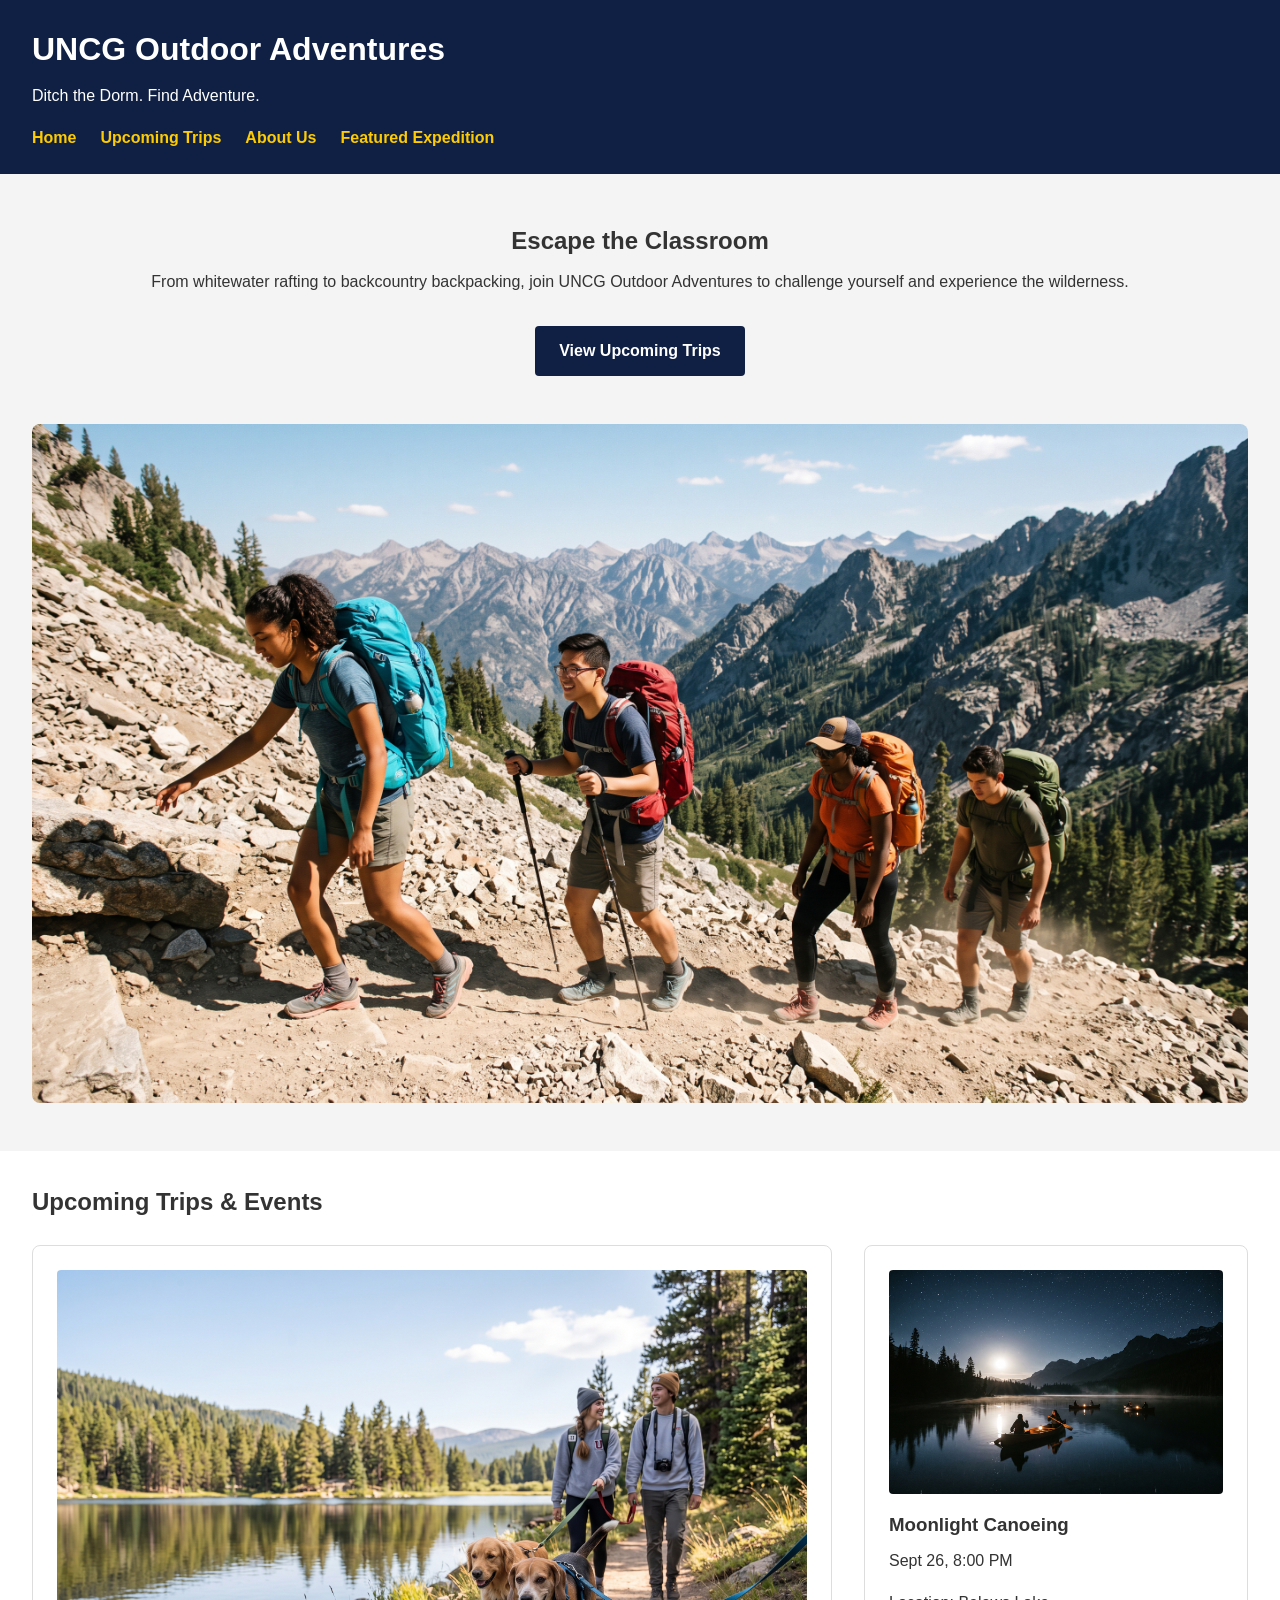
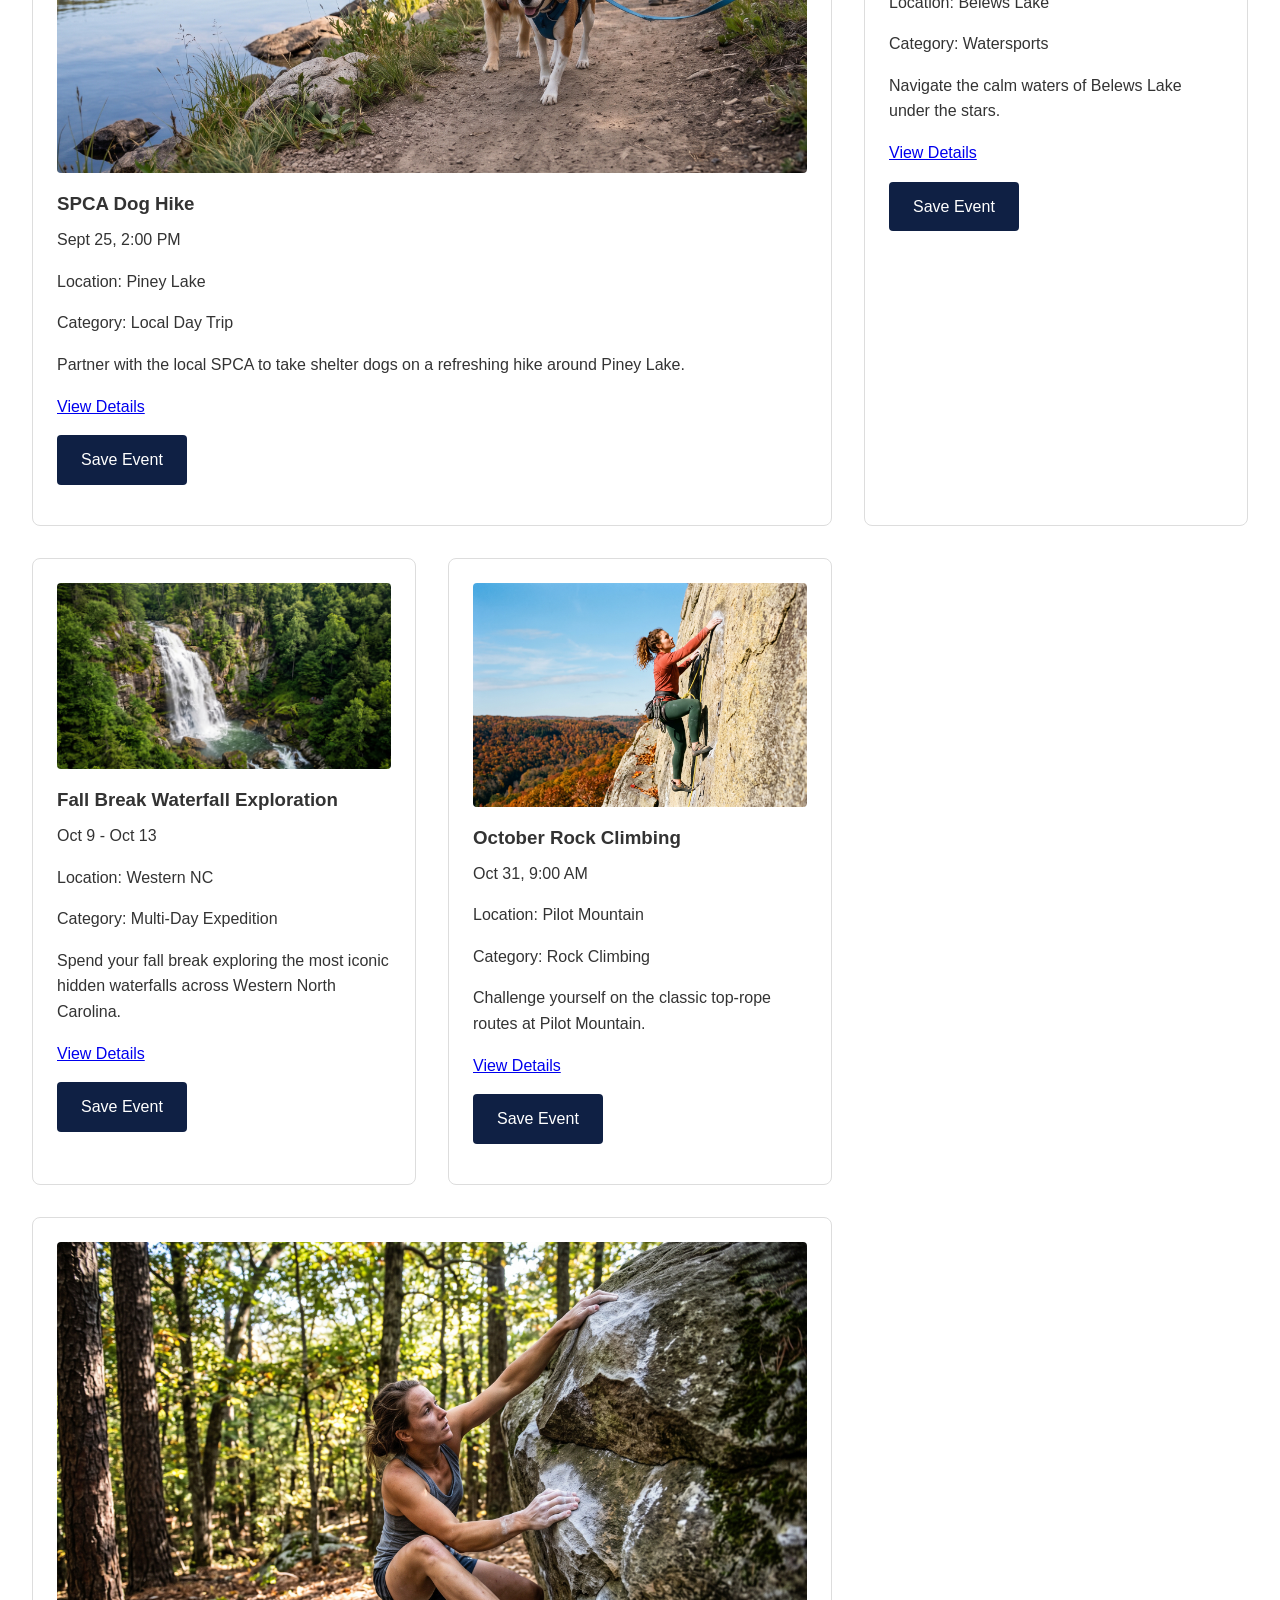
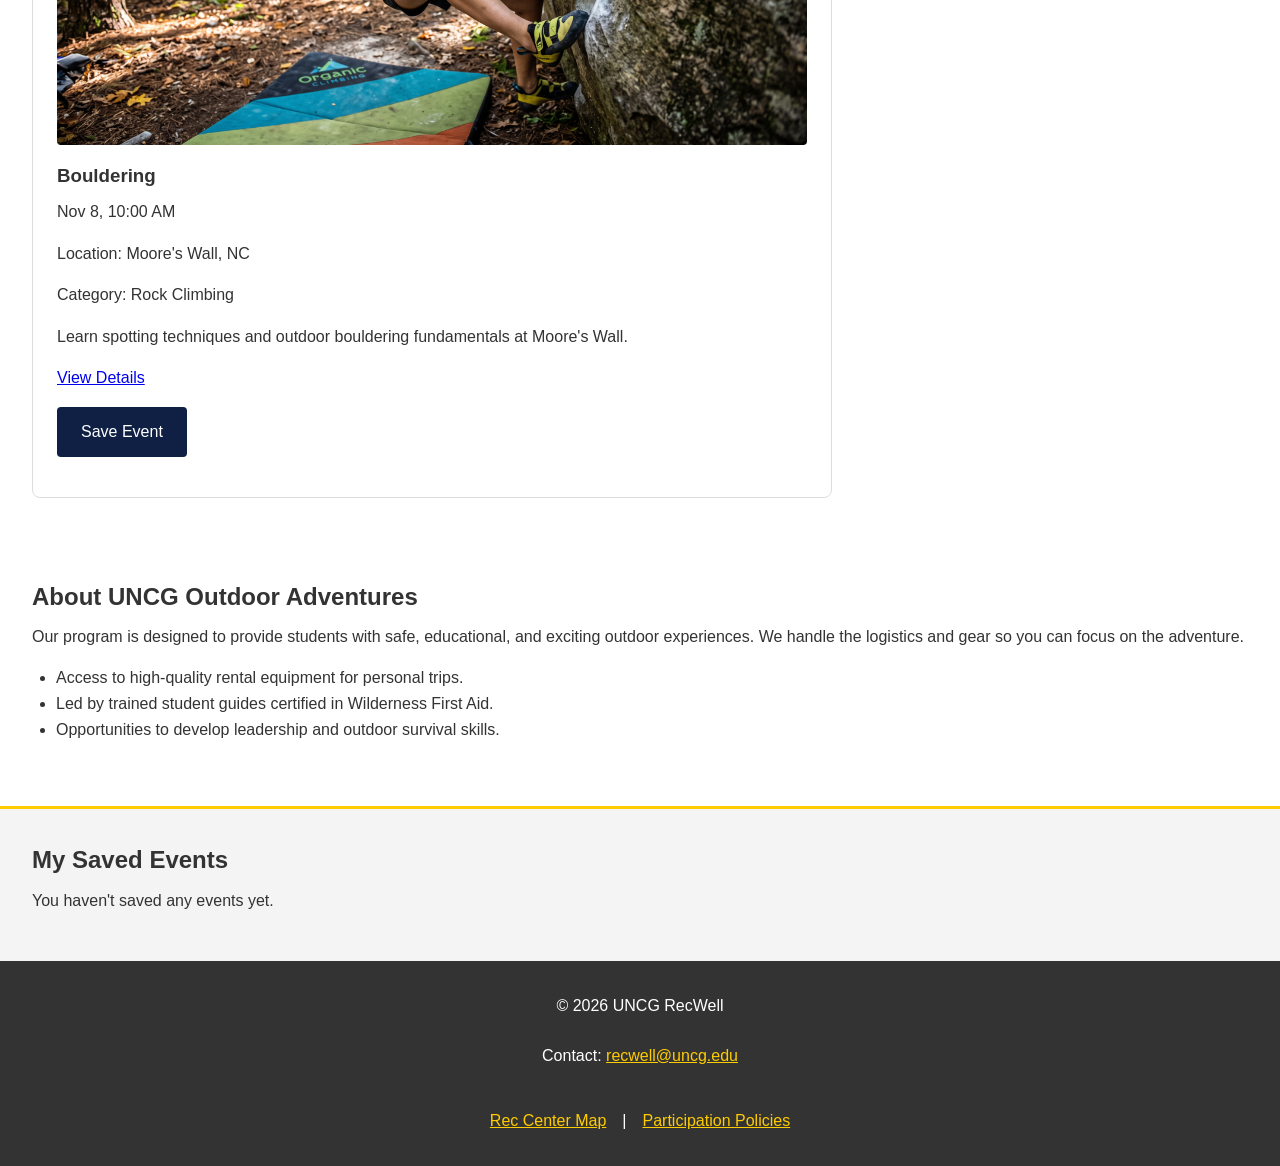
<file: index.html>
<!DOCTYPE html>
<html lang="en">
<head>
    <meta charset="UTF-8">
    <meta name="viewport" content="width=device-width, initial-scale=1.0">
    <title>UNCG Outdoor Adventures - Events</title>
    <link rel="stylesheet" href="css/styles.css">
    <script src="js/script.js" defer></script>
</head>
<body>

<header>
    <h1>UNCG Outdoor Adventures</h1>
    <p>Ditch the Dorm. Find Adventure.</p>
    <nav>
        <ul>
            <li><a href="index.html">Home</a></li>
            <li><a href="#events">Upcoming Trips</a></li>
            <li><a href="#about">About Us</a></li>
            <li><a href="event.html">Featured Expedition</a></li>
        </ul>
    </nav>
</header>

<main>
    <section id="hero">
        <h2>Escape the Classroom</h2>
        <p>From whitewater rafting to backcountry backpacking, join UNCG Outdoor Adventures to challenge yourself
            and experience the wilderness.</p>
        <a href="#events" class="button">View Upcoming Trips</a>
        <img src="images/hero-banner.jpg" alt="A group of students hiking up a steep mountain trail">
    </section>

    <section id="events">
        <h2>Upcoming Trips & Events</h2>
        <div class="event-grid">

            <article class="event-card card-wide">
                <img src="images/event1.jpg" alt="A dog walking on a dirt trail beside a lake">
                <h3>SPCA Dog Hike</h3>
                <p><time datetime="2026-09-25T14:00">Sept 25, 2:00 PM</time></p>
                <p>Location: Piney Lake</p>
                <p>Category: Local Day Trip</p>
                <p>Partner with the local SPCA to take shelter dogs on a refreshing hike around Piney Lake.</p>
                <a href="event.html">View Details</a>
            </article>

            <article class="event-card card-standard">
                <img src="images/event2.jpg" alt="Canoes on a dark lake under the moon">
                <h3>Moonlight Canoeing</h3>
                <p><time datetime="2026-09-26T20:00">Sept 26, 8:00 PM</time></p>
                <p>Location: Belews Lake</p>
                <p>Category: Watersports</p>
                <p>Navigate the calm waters of Belews Lake under the stars.</p>
                <a href="event.html">View Details</a>
            </article>

            <article class="event-card card-standard">
                <img src="images/event3.jpg" alt="A massive waterfall cascading down rocks">
                <h3>Fall Break Waterfall Exploration</h3>
                <p><time datetime="2026-10-09T08:00">Oct 9 - Oct 13</time></p>
                <p>Location: Western NC</p>
                <p>Category: Multi-Day Expedition</p>
                <p>Spend your fall break exploring the most iconic hidden waterfalls across Western North Carolina.</p>
                <a href="event.html">View Details</a>
            </article>

            <article class="event-card card-standard">
                <img src="images/event4.jpg" alt="A climber scaling a steep rock face">
                <h3>October Rock Climbing</h3>
                <p><time datetime="2026-10-31T09:00">Oct 31, 9:00 AM</time></p>
                <p>Location: Pilot Mountain</p>
                <p>Category: Rock Climbing</p>
                <p>Challenge yourself on the classic top-rope routes at Pilot Mountain.</p>
                <a href="event.html">View Details</a>
            </article>

            <article class="event-card card-wide">
                <img src="images/event5.jpg" alt="A climber bouldering without ropes on a low rock wall">
                <h3>Bouldering</h3>
                <p><time datetime="2026-11-08T10:00">Nov 8, 10:00 AM</time></p>
                <p>Location: Moore's Wall, NC</p>
                <p>Category: Rock Climbing</p>
                <p>Learn spotting techniques and outdoor bouldering fundamentals at Moore's Wall.</p>
                <a href="event.html">View Details</a>
            </article>

        </div>
    </section>

    <section id="about">
        <h2>About UNCG Outdoor Adventures</h2>
        <p>Our program is designed to provide students with safe, educational, and exciting outdoor experiences. We handle the logistics and gear so you can focus on the adventure.</p>
        <ul>
            <li>Access to high-quality rental equipment for personal trips.</li>
            <li>Led by trained student guides certified in Wilderness First Aid.</li>
            <li>Opportunities to develop leadership and outdoor survival skills.</li>
        </ul>
    </section>
</main>

<footer>
    <p>&copy; 2026 UNCG RecWell</p>
    <p>Contact: <a href="mailto:recwell@uncg.edu">recwell@uncg.edu</a></p>
    <nav>
        <a href="index.html">Rec Center Map</a> |
        <a href="index.html">Participation Policies</a>
    </nav>
</footer>

</body>
</html>
</file>
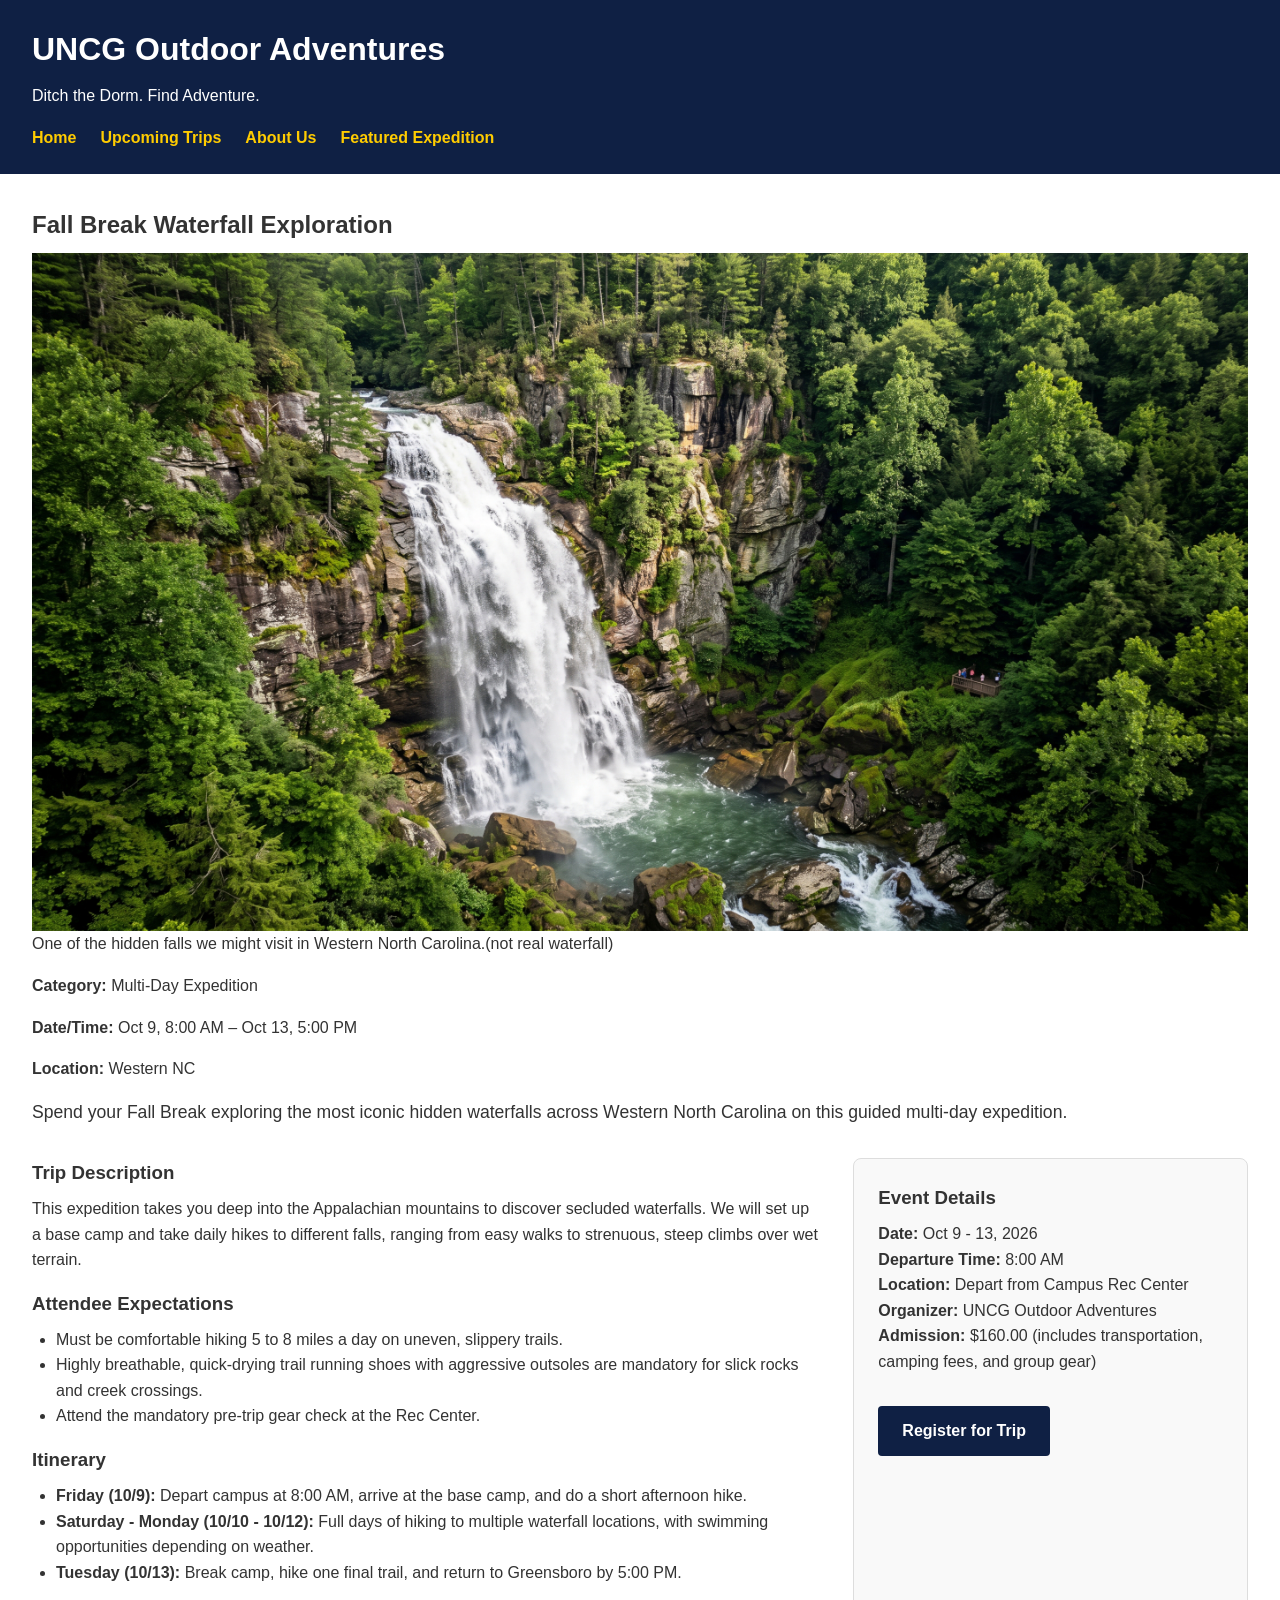
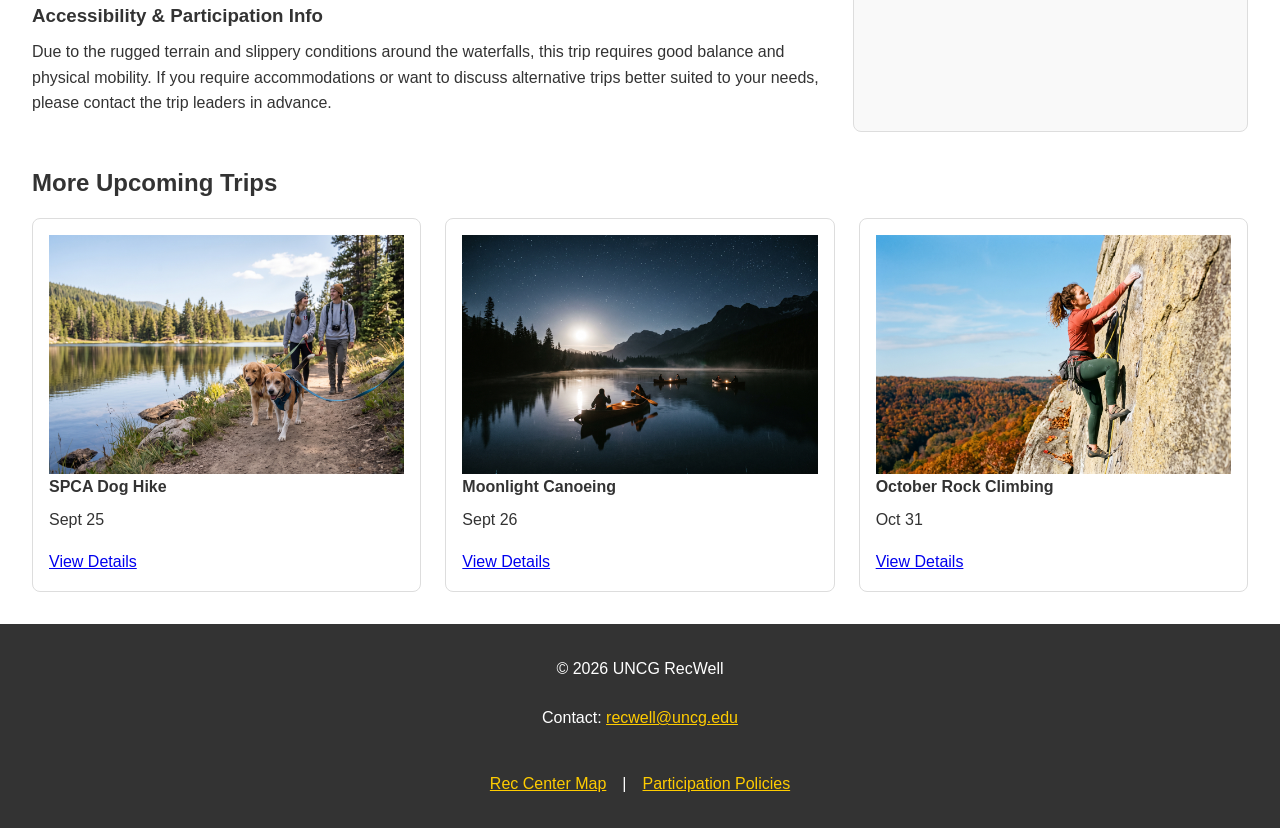
<file: event.html>
<!DOCTYPE html>
<html lang="en">
<head>
    <meta charset="UTF-8">
    <meta name="viewport" content="width=device-width, initial-scale=1.0">
    <title>Fall Break Waterfall Exploration - UNCG Engage</title>
    <link rel="stylesheet" href="css/styles.css">
</head>
<body>

<header>
    <h1>UNCG Outdoor Adventures</h1>
    <p>Ditch the Dorm. Find Adventure.</p>
    <nav>
        <ul>
            <li><a href="index.html">Home</a></li>
            <li><a href="index.html#events">Upcoming Trips</a></li>
            <li><a href="index.html#about">About Us</a></li>
            <li><a href="event.html">Featured Expedition</a></li>
        </ul>
    </nav>
</header>

<main class="event-page">

    <section class="event-intro">
        <h2>Fall Break Waterfall Exploration</h2>
        <figure>
            <img src="images/event3.jpg" alt="A massive waterfall cascading down a rocky mountain face">
            <figcaption>One of the hidden falls we might visit in Western North Carolina.(not real waterfall)</figcaption>
        </figure>
        <p><strong>Category:</strong> Multi-Day Expedition</p>
        <p><strong>Date/Time:</strong> <time datetime="2026-10-09T08:00">Oct 9, 8:00 AM</time> – Oct 13, 5:00 PM</p>
        <p><strong>Location:</strong> Western NC</p>
        <p class="intro-desc">Spend your Fall Break exploring the most iconic hidden waterfalls across Western North Carolina on this guided multi-day expedition.</p>
    </section>

    <div class="content-grid-wrapper">

        <section class="main-column">
            <h3>Trip Description</h3>
            <p>This expedition takes you deep into the Appalachian mountains to discover secluded waterfalls. We will set up a base camp and take daily hikes to different falls, ranging from easy walks to strenuous, steep climbs over wet terrain.</p>

            <h3>Attendee Expectations</h3>
            <ul>
                <li>Must be comfortable hiking 5 to 8 miles a day on uneven, slippery trails.</li>
                <li>Highly breathable, quick-drying trail running shoes with aggressive outsoles are mandatory for slick rocks and creek crossings.</li>
                <li>Attend the mandatory pre-trip gear check at the Rec Center.</li>
            </ul>

            <h3>Itinerary</h3>
            <ul>
                <li><strong>Friday (10/9):</strong> Depart campus at 8:00 AM, arrive at the base camp, and do a short afternoon hike.</li>
                <li><strong>Saturday - Monday (10/10 - 10/12):</strong> Full days of hiking to multiple waterfall locations, with swimming opportunities depending on weather.</li>
                <li><strong>Tuesday (10/13):</strong> Break camp, hike one final trail, and return to Greensboro by 5:00 PM.</li>
            </ul>

            <h3>Accessibility & Participation Info</h3>
            <p>Due to the rugged terrain and slippery conditions around the waterfalls, this trip requires good balance and physical mobility. If you require accommodations or want to discuss alternative trips better suited to your needs, please contact the trip leaders in advance.</p>
        </section>

        <aside class="sidebar">
            <h3>Event Details</h3>
            <ul>
                <li><strong>Date:</strong> Oct 9 - 13, 2026</li>
                <li><strong>Departure Time:</strong> 8:00 AM</li>
                <li><strong>Location:</strong> Depart from Campus Rec Center</li>
                <li><strong>Organizer:</strong> UNCG Outdoor Adventures</li>
                <li><strong>Admission:</strong> $160.00 (includes transportation, camping fees, and group gear)</li>
            </ul>
            <a href="#" class="button registration-btn">Register for Trip</a>
        </aside>

    </div>

    <section class="related-events">
        <h2>More Upcoming Trips</h2>
        <div class="flex-wrapper">
            <article class="compact-card">
                <img src="images/event1.jpg" alt="A dog walking by a lake">
                <h4>SPCA Dog Hike</h4>
                <p>Sept 25</p>
                <a href="#">View Details</a>
            </article>
            <article class="compact-card">
                <img src="images/event2.jpg" alt="Canoes on a lake at night">
                <h4>Moonlight Canoeing</h4>
                <p>Sept 26</p>
                <a href="#">View Details</a>
            </article>
            <article class="compact-card">
                <img src="images/event4.jpg" alt="Climber on a rock face">
                <h4>October Rock Climbing</h4>
                <p>Oct 31</p>
                <a href="#">View Details</a>
            </article>
        </div>
    </section>

</main>

<footer>
    <p>&copy; 2026 UNCG RecWell</p>
    <p>Contact: <a href="mailto:recwell@uncg.edu">recwell@uncg.edu</a></p>
    <nav>
        <a href="index.html">Rec Center Map</a> |
        <a href="index.html">Participation Policies</a>
    </nav>
</footer>

</body>
</html>
</file>
<file: css/styles.css>
/*  Reset & Base Styles */

* {
    box-sizing: border-box;
    margin: 0;
    padding: 0;
}

body {
    font-family: sans-serif;
    line-height: 1.6;
    color: #333;
}

img {
    max-width: 100%;
    height: auto;
    display: block;
}

h1, h2, h3, h4 {
    margin-bottom: 0.5rem;
}

p, ul, figure {
    margin-bottom: 1rem;
}

/* Bring back the list indent removed by the reset */
main ul {
    padding-left: 1.5rem;
}


/*  Navigation & Header (Flexbox) */

header {
    background-color: #0f2044;
    color: #fff;
    padding: 1.5rem 2rem;
}

header nav ul {
    list-style: none;
    display: flex;
    flex-wrap: wrap;
    gap: 1.5rem;
    margin-top: 1rem;
    margin-bottom: 0;
}

header nav a {
    color: #ffcc00;
    text-decoration: none;
    font-weight: bold;
}

header nav a:hover,
header nav a:focus {
    text-decoration: underline;
}


/* Home Page: Hero & About */

#hero, #about {
    padding: 3rem 2rem;
}

#hero {
    background-color: #f4f4f4;
    text-align: center;
}

#hero img {
    margin: 2rem auto 0;
    border-radius: 8px;
}

.button {
    display: inline-block;
    background-color: #0f2044;
    color: #fff;
    padding: 0.75rem 1.5rem;
    text-decoration: none;
    border-radius: 4px;
    font-weight: bold;
    margin: 1rem 0;
}

.button:hover,
.button:focus {
    background-color: #1d3a7a;
}


/* Home Page: Events (CSS Grid)  */

#events {
    padding: 2rem;
}

.event-grid {
    display: grid;
    grid-template-columns: 1fr; /* Mobile-first: single column */
    grid-auto-flow: dense;      /* Fill empty cells left by wide cards */
    gap: 2rem;
    margin-top: 1.5rem;
}

.event-card {
    border: 1px solid #ddd;
    border-radius: 8px;
    padding: 1.5rem;
    background-color: #fff;
}

.event-card img {
    border-radius: 4px;
    margin-bottom: 1rem;
}


/* Featured Event Page  */

.event-page {
    padding: 2rem;
}

.event-intro .intro-desc {
    font-size: 1.1rem;
    margin-top: 1rem;
}


/* CSS Grid: main content and sidebar */

.content-grid-wrapper {
    display: grid;
    grid-template-columns: 1fr; /* Mobile-first: stacked */
    gap: 2rem;
    margin: 2rem 0;
}

.sidebar {
    background-color: #f9f9f9;
    border: 1px solid #ddd;
    padding: 1.5rem;
    border-radius: 8px;
}

.sidebar ul {
    list-style: none;
    padding-left: 0;
}

/* Flexbox: related events */
.related-events h2 {
    margin-bottom: 1rem;
}

.flex-wrapper {
    display: flex;
    flex-wrap: wrap;
    gap: 1.5rem;
}

.compact-card {
    flex: 1 1 250px;
    border: 1px solid #ddd;
    padding: 1rem;
    border-radius: 8px;
}


/*  Footer (Flexbox)  */

footer {
    background-color: #333;
    color: #fff;
    padding: 2rem;
    display: flex;
    flex-direction: column;
    align-items: center;
    gap: 0.5rem;
    text-align: center;
}

footer a {
    color: #ffcc00;
}

footer a:hover,
footer a:focus {
    color: #fff;
}

footer nav {
    display: flex;
    gap: 1rem;
    margin-top: 1rem;
}

/* JS edit start:*/
.save-btn {
    display: block;
    border: none;
    cursor: pointer;
    font: inherit;
}
/* Highlight a saved card */
.event-card.saved {
    border: 3px solid #ffcc00;
    background-color: #fffbe6;
}

/* Saved card's button flips to an outlined style */
.event-card.saved .save-btn {
    background-color: #fff;
    color: #0f2044;
    outline: 2px solid #0f2044;
}

/* Saved Events summary (home page) */
#saved-events {
    padding: 2rem;
    background-color: #f4f4f4;
    border-top: 3px solid #ffcc00;
}

#saved-list li {
    margin-bottom: 0.5rem;
}

/*  hide the "no events" message */
.is-hidden {
    display: none;
}

/*  Media Queries (Responsive Design) */

/* Tablet and up */
@media (min-width: 768px) {
    /* Event page: content and sidebar side by side */
    .content-grid-wrapper {
        grid-template-columns: 2fr 1fr;
    }

    /* Home page: 2 columns */
    .event-grid {
        grid-template-columns: repeat(2, 1fr);
    }

    /* Featured card spans two columns */
    .card-wide {
        grid-column: span 2;
    }
}

/* Large desktop */
@media (min-width: 1024px) {
    /* Home page: 3 columns */
    .event-grid {
        grid-template-columns: repeat(3, 1fr);
    }
}
</file>
